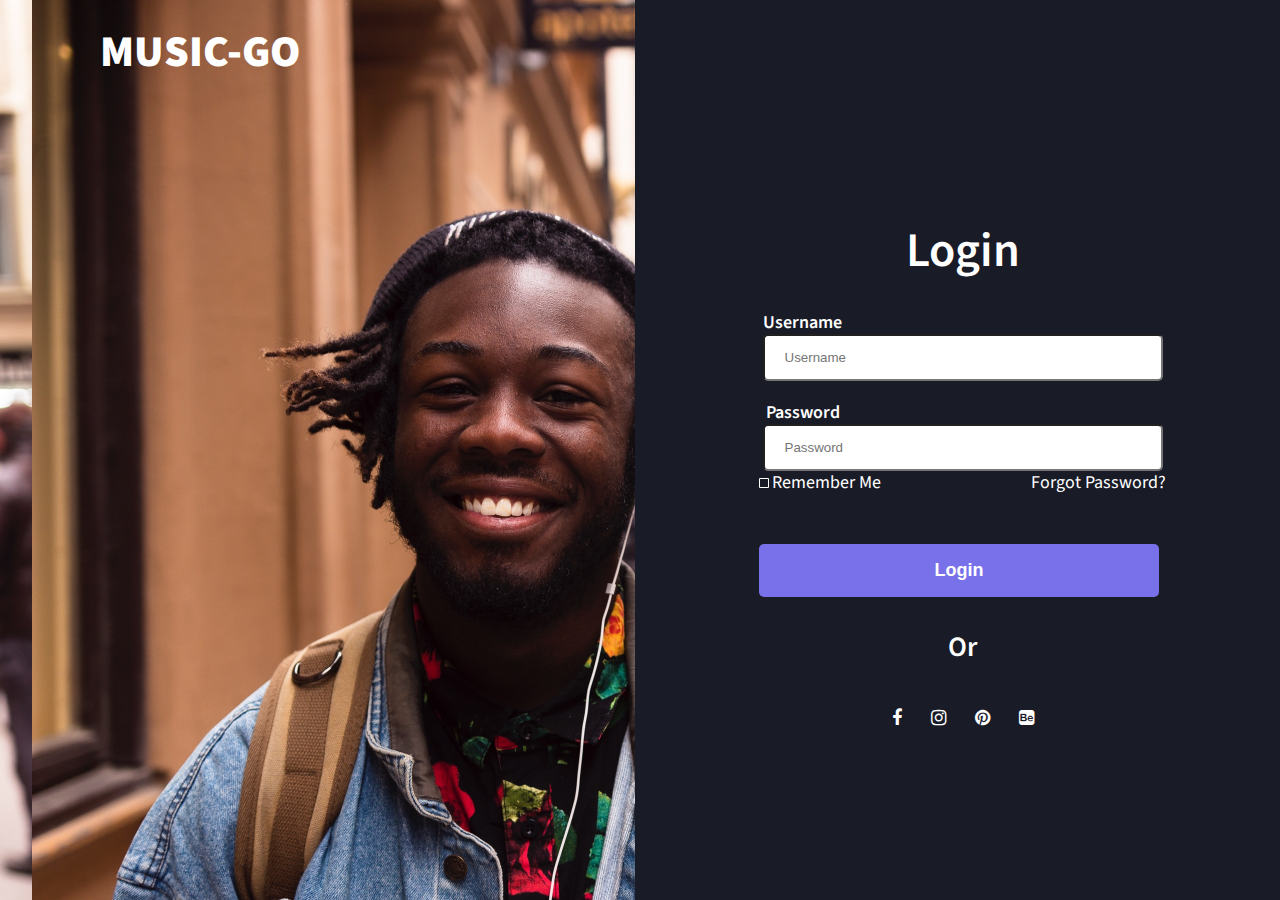
<file: pages/Login/login.html>
<!DOCTYPE html>
<html lang="en">

<head>

	<meta charset="UTF-8">
	<meta name="viewport" content="width=device-width, initial-scale=1.0">
	<link rel="stylesheet" href="https://cdnjs.cloudflare.com/ajax/libs/font-awesome/4.7.0/css/font-awesome.min.css">
	<link href="https://fonts.googleapis.com/css2?family=Source+Sans+Pro:wght@400;600&display=swap" rel="stylesheet">
	<link rel="stylesheet" href="https://cdnjs.cloudflare.com/ajax/libs/font-awesome/4.7.0/css/font-awesome.min.css">
	<link rel="stylesheet" href="style.css">

</head>

<body>
	<div class="main_campaign">
		<div class="music-go-pic">
			<h1>MUSIC-GO</h1>
		</div>
		<div class="music-go-form">
			<h1>Login</h1>
			<p>Username</p>
			<input class="input1" type="text" id="fname" name="fname" placeholder="Username"><br />
			<p>Password</p>
			<input type="text" id="fname" name="fname" placeholder="Password"><br />
			<img class="vector" src="Vector_1.png" alt=""><span class="remember">Remember Me</span><span
				class="forgot">Forgot Password?</span>


			<button class="button-text">Login</button>
			<div class="music-social">
				<h1>Or</h1>
				<span>
					<i class="fa fa1 fa-facebook" aria-hidden="true"></i>
					<i class="fa fa2 fa-instagram" aria-hidden="true"></i>
					<i class="fa fa3 fa-pinterest" aria-hidden="true"></i>
					<i class="fa fa-behance-square" aria-hidden="true"></i>
				</span>
			</div>
		</div>
	</div>
</body>

</html>
</file>
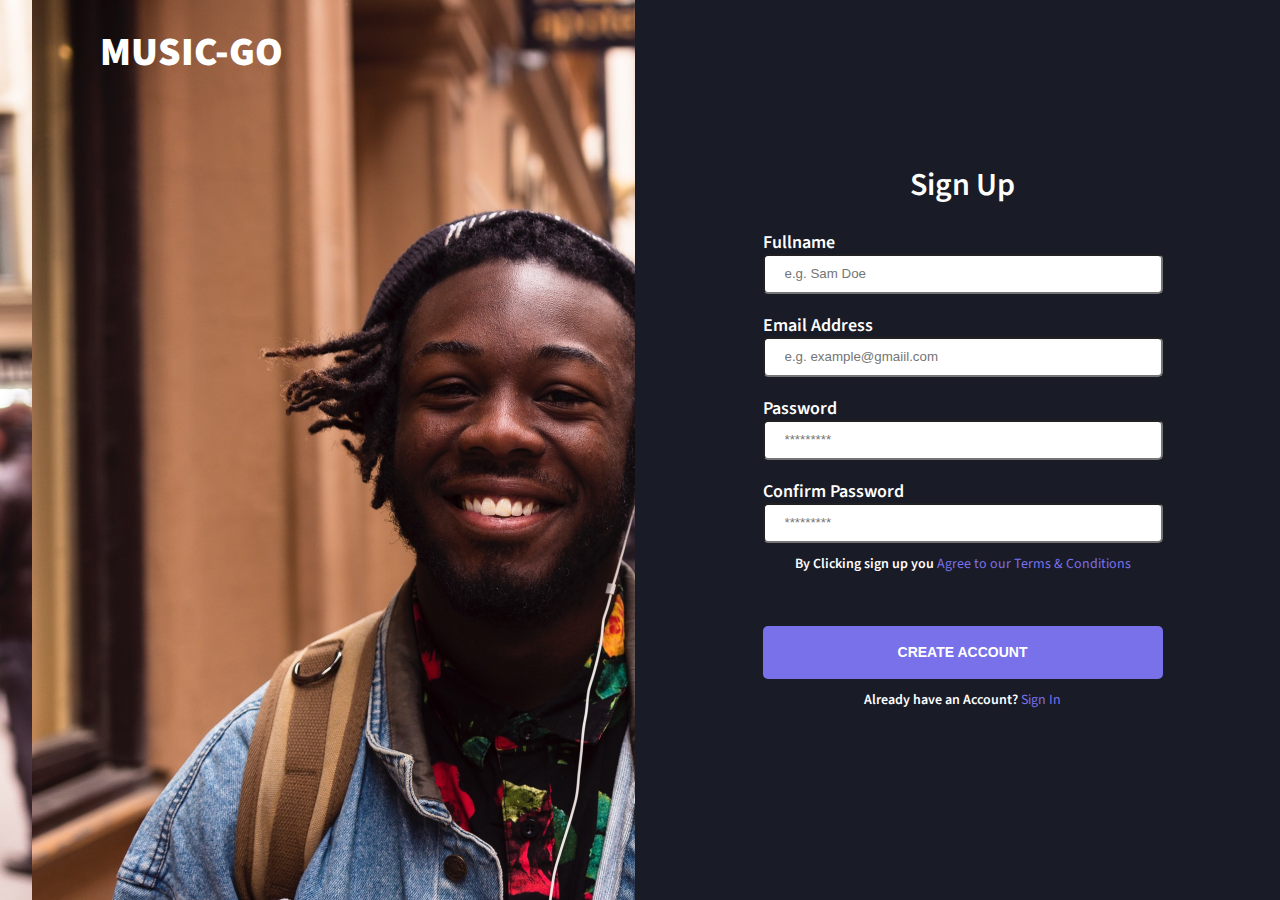
<file: pages/Sign_up/sign_up.html>
<!DOCTYPE html>
<html lang="en">

<head>

	<meta charset="UTF-8">
	<meta name="viewport" content="width=device-width, initial-scale=1.0">
	<link rel="stylesheet" href="https://cdnjs.cloudflare.com/ajax/libs/font-awesome/4.7.0/css/font-awesome.min.css">
	<link href="https://fonts.googleapis.com/css2?family=Source+Sans+Pro:wght@400;600&display=swap" rel="stylesheet">
	<link rel="stylesheet" href="https://cdnjs.cloudflare.com/ajax/libs/font-awesome/4.7.0/css/font-awesome.min.css">
    <link rel="stylesheet" href="style.css">

</head>

<body>
	<div class="main_campaign">
		<div class="music-go-pic">
			<h1>MUSIC-GO</h1>
		</div>
		<div class="music-go-form">
			<h1>Sign Up</h1>
			<div class="m-form">
				<p>Fullname</p>
				<input class="input1" type="text" id="fname" name="fname" placeholder="e.g. Sam Doe"><br />
			</div>
			<div class="m-form">
				<p>Email Address</p>
				<input class="input1" type="text" id="fname" name="fname" placeholder="e.g. example@gmaiil.com"><br />
			</div>
			<div class="m-form">
				<p>Password</p>
				<input class="input1" type="text" id="fname" name="fname" placeholder="*********"><br />
			</div>
			<div class="m-form">
				<p>Confirm Password</p>
				<input type="text" id="fname" name="fname" placeholder="*********"><br />
			</div>

			<div class="music-social">
				<h1>By Clicking sign up you <span class="purple_text">Agree to our Terms & Conditions</span></h1>
			</div>
			<button class="button-text">CREATE ACCOUNT</button>
			<div class="music-social">
				<h1>Already have an Account? <span class="purple_text">Sign In</span></h1>
			</div>

		</div>
	</div>
</body>

</html>
</file>
<file: pages/Login/style.css>
/* MAIN BODY STYLING */
	* {
		padding: 0;
		margin: 0;
		box-sizing: border-box;
	}

	html {
		height: 100%
	}

	body {
		height: 100%;
		margin: 0;
		padding: 0;
		font-family: 'Source Sans Pro', sans-serif;
	}

	.main_campaign {
		height: 100%;
		background: #191B27;
		width: 100%;
		display: grid;
		grid-template-columns: 1fr 1fr;
		grid-gap: 10px;
		text-align: center;
	}
	

	.music-go-pic {
		background-image: url("Rectangle_8.png");
		background-size: cover;
		background-position-x: 2rem;
	}

	.music-go-pic h1 {
		font-style: normal;
		font-weight: 900;
		font-size: 44px;
		line-height: 45px;
		color: #FFFFFF;
		float: left;
		margin-left: 100px;
		margin-top: 30px;
	}

	.music-go-form {
		padding-top: 50px;
		margin: auto;
		align-items: center;
	}

	input {
		background: #FFFFFF;
		border-radius: 5px;
		height: 47px;
		width: 400px;
		padding-left: 20px;
	}

	.input1 {
		margin-bottom: 20px;
	}

	.music-go-form h1 {
		font-style: normal;
		font-weight: 600;
		font-size: 48px;
		line-height: 60px;
		color: #FFFFFF;
		margin-bottom: 30px;
	}

	.music-go-form p {
		font-style: normal;
		font-weight: 600;
		font-size: 18px;
		line-height: 23px;
		color: #FFFFFF;
		margin-right: 320px;
	}

	.music-go-form span {
		font-style: normal;
		font-weight: normal;
		font-size: 18px;
		line-height: 23px;
		color: #FFFFFF;
	}

	span {
		cursor: pointer;
	}

	span.forgot {
		padding-left: 150px;
	}

	.vector {
		height: 10px;
		width: 10px;
		margin-right: 3px;
		cursor: pointer;
	}

	button {
		display: flex;
		flex-direction: column;
		padding: 15px 35px;
		width: 400px;
		height: 53px;
		left: 805px;
		top: 581px;
		border: none;
		background: #7971E9;
		border-radius: 5px;
		align-items: center;
		margin-top: 50px;
		cursor: pointer;
	}

	button:hover {
		color: #000000;
		background-color: #ffffff;
	}

	.button-text {
		color: #FFFFFF;
		font-weight: 600;
		font-size: 18px;
		line-height: 23px;
	}

	.music-social {
		padding-top: 20px;
	}

	.music-social h1 {
		font-style: normal;
		font-weight: 600;
		font-size: 28px;
		line-height: 60px;
		color: #FFFFFF;
	}

	.music-social span .fa1,
	.fa2,
	.fa3 {
		margin-right: 25px;
	}

	/* MEDIA QUERIES */
	@media screen and (min-width: 800px) and (max-width: 1100px) {
		.music-go-pic {
			height: 100%;
			width: 400px;
			background-size: cover;
			background-position-x: -5rem;
		}
	}
	@media screen and (max-width: 800px){
		.main_campaign {
			height: auto;
			background: #191B27;
			width: 100%;
			display: flex;
			flex-direction: column;
			text-align: center;
		}

		.music-go-pic {
			background-image: url("Rectangle_8.png");
			background-size: cover;
			background-position-x: 1rem;
			width: 100%;
			height: 400px;
		}

		.music-go-pic h1 {
			font-style: normal;
			font-weight: 1000;
			font-size: 28px;
			line-height: 40px;
			color: #FFFFFF;
			float: left;
			margin-left: 30px;
			margin-top: 30px;
		}

		.music-go-form {
			padding-top: 20px;
			float: left;
		}

		input {
			background: #FFFFFF;
			border-radius: 5px;
			height: 40px;
			width: 300px;
		}

		.input1 {
			margin-bottom: 20px;
		}

		.music-go-form h1 {
			font-style: normal;
			font-weight: 600;
			font-size: 24px;
			line-height: 40px;
			color: #FFFFFF;
			margin-bottom: 30px;
		}

		.music-go-form p {
			font-style: normal;
			font-weight: 600;
			font-size: 16px;
			line-height: 23px;
			color: #FFFFFF;
			margin-right: 220px;
		}

		.music-go-form span {
			font-style: normal;
			font-weight: normal;
			font-size: 14px;
			line-height: 23px;
			color: #FFFFFF;
		}

		span {
			cursor: pointer;
		}
		span.forgot {
			padding-left: 90px;
		}

		.vector {
			height: 10px;
			width: 10px;
			margin-right: 3px;
			cursor: pointer;
		}

		button {
			display: flex;
			flex-direction: column;
			padding: 15px 35px;
			width: 300px;
			height: 53px;
			left: 805px;
			top: 581px;
			border: none;
			background: #7971E9;
			border-radius: 5px;
			align-items: center;
			margin-top: 50px;
			cursor: pointer;
			margin-left: 10px;
		}

		button:hover {
			color: #000000;
			background-color: #ffffff;
		}

		.button-text {
			color: #FFFFFF;
			font-weight: 600;
			font-size: 14px;
			line-height: 23px;
		}

		.music-social {
			padding-top: 20px;
		}

		.music-social h1 {
			font-style: normal;
			font-weight: 600;
			font-size: 24px;
			line-height: 30px;
			color: #FFFFFF;
		}

		.music-social span .fa1,
		.fa2,
		.fa3 {
			margin-right: 25px;
			margin-bottom: 20px;
		}
	}
</file>
<file: pages/Sign_up/style.css>
/* MAIN BODY STYLING */
	* {
		padding: 0;
		margin: 0;
		box-sizing: border-box;
	}

	html {
		height: 100%
	}

	body {
		height: 100%;
		margin: 0;
		padding: 0;
		font-family: 'Source Sans Pro', sans-serif;
	}
	

	.main_campaign {
		height: 100%;
		background: #191B27;
		width: 100%;
		display: grid;
		grid-template-columns: 1fr 1fr;
		grid-gap: 10px;
		text-align: center;
	}

	.music-go-pic {
		background-image: url("Rectangle_8.png");
		background-size: cover;
		background-position-x: 2rem;
	}

	.music-go-pic h1 {
		font-style: normal;
		font-weight: 900;
		font-size: 40px;
		line-height: 45px;
		color: #FFFFFF;
		float: left;
		margin-left: 100px;
		margin-top: 30px;
	}

	.music-go-form {
		padding-top: 10px;
		margin: auto;
		align-items: center;
	}

	.m-form {
		text-align: left;
	}

	input {
		background: #FFFFFF;
		border-radius: 5px;
		height: 40px;
		width: 400px;
		padding-left: 20px;
	}

	.input1 {
		margin-bottom: 20px;
	}

	.music-go-form h1 {
		font-style: normal;
		font-weight: 600;
		font-size: 32px;
		line-height: 32px;
		color: #FFFFFF;
		margin-bottom: 30px;
	}

	.music-go-form p {
		font-style: normal;
		font-weight: 600;
		font-size: 18px;
		line-height: 23px;
		color: #FFFFFF;
		margin-right: 240px;
	}

	.music-go-form span {
		font-style: normal;
		font-weight: normal;
		font-size: 14px;
		line-height: 23px;
		color: #FFFFFF;
	}

	span {
		cursor: pointer;
	}

	span.forgot {
		padding-left: 150px;
	}

	.vector {
		height: 10px;
		width: 10px;
		margin-right: 3px;
		cursor: pointer;
	}

	button {
		display: flex;
		flex-direction: column;
		padding: 15px 35px;
		width: 400px;
		height: 53px;
		left: 805px;
		top: 581px;
		border: none;
		background: #7971E9;
		border-radius: 5px;
		align-items: center;
		margin-top: 50px;
		cursor: pointer;
	}

	button:hover {
		color: #000000;
		background-color: #ffffff;
	}

	.button-text {
		color: #FFFFFF;
		font-weight: 600;
		font-size: 14px;
		line-height: 23px;
	}

	.music-social {
		padding-top: 10px;
	}

	span.purple_text {
		color: #7971E9;
	}

	.music-social h1 {
		font-style: normal;
		font-weight: 600;
		font-size: 14px;
		line-height: 14px;
		color: #FFFFFF;
	}

	.music-social span .fa1,
	.fa2,
	.fa3 {
		margin-right: 25px;
	}

	/* MEDIA QUERIES */
	@media screen and (min-width: 800px) and (max-width: 1100px) {
		.music-go-pic {
			height: 100%;
			width: 400px;
			background-size: cover;
			background-position-x: -5rem;
		}
		input{
			width: 350px;
		}

		span.purple_text {
			color: #7971E9;
		}
	}

	@media screen and (max-width: 800px) {
		.main_campaign {
			height: auto;
			background: #191B27;
			width: 100%;
			display: flex;
			flex-direction: column;
			text-align: center;
		}

		.music-go-pic {
			background-image: url("Rectangle_8.png");
			background-size: cover;
			background-position-x: 1rem;
			width: 100%;
			height: 400px;
		}

		.music-go-pic h1 {
			font-style: normal;
			font-weight: 1000;
			font-size: 28px;
			line-height: 40px;
			color: #FFFFFF;
			float: left;
			margin-left: 30px;
			margin-top: 30px;
		}

		.music-go-form {
			padding-top: 20px;
		}

		.m-form {
			text-align: center;
		}

		input {
			background: #FFFFFF;
			border-radius: 5px;
			height: 40px;
			width: 300px;
		}

		.input1 {
			margin-bottom: 20px;
		}

		.music-go-form h1 {
			font-style: normal;
			font-weight: 600;
			font-size: 24px;
			line-height: 20px;
			color: #FFFFFF;
			margin-bottom: 30px;
		}

		.music-go-form p {
			font-style: normal;
			font-weight: 600;
			font-size: 16px;
			line-height: 23px;
			color: #FFFFFF;
			margin-right: 180px;
		}

		.music-go-form span {
			font-style: normal;
			font-weight: normal;
			font-size: 14px;
			line-height: 23px;
			color: #FFFFFF;
		}

		span {
			cursor: pointer;
		}

		span.forgot {
			padding-left: 90px;
		}

		.vector {
			height: 10px;
			width: 10px;
			margin-right: 3px;
			cursor: pointer;
		}

		button {
			display: flex;
			flex-direction: column;
			padding: 15px 35px;
			width: 300px;
			height: 53px;
			border: none;
			background: #7971E9;
			border-radius: 5px;
			align-items: center;
			margin-top: 20px;
			cursor: pointer;
			margin-left: 30px;
		}

		button:hover {
			color: #000000;
			background-color: #ffffff;
		}

		.button-text {
			color: #FFFFFF;
			font-weight: 600;
			font-size: 14px;
			line-height: 23px;
		}

		.music-social h1 {
			font-style: normal;
			font-weight: 600;
			font-size: 18px;
			line-height: 30px;
			color: #FFFFFF;
		}
		.music-social h1 {
			font-style: normal;
			font-weight: 600;
			font-size: 18px;
			line-height: 30px;
			color: #FFFFFF;
		}
		span.purple_text {
			color: #7971E9;
		}

	}
</file>
